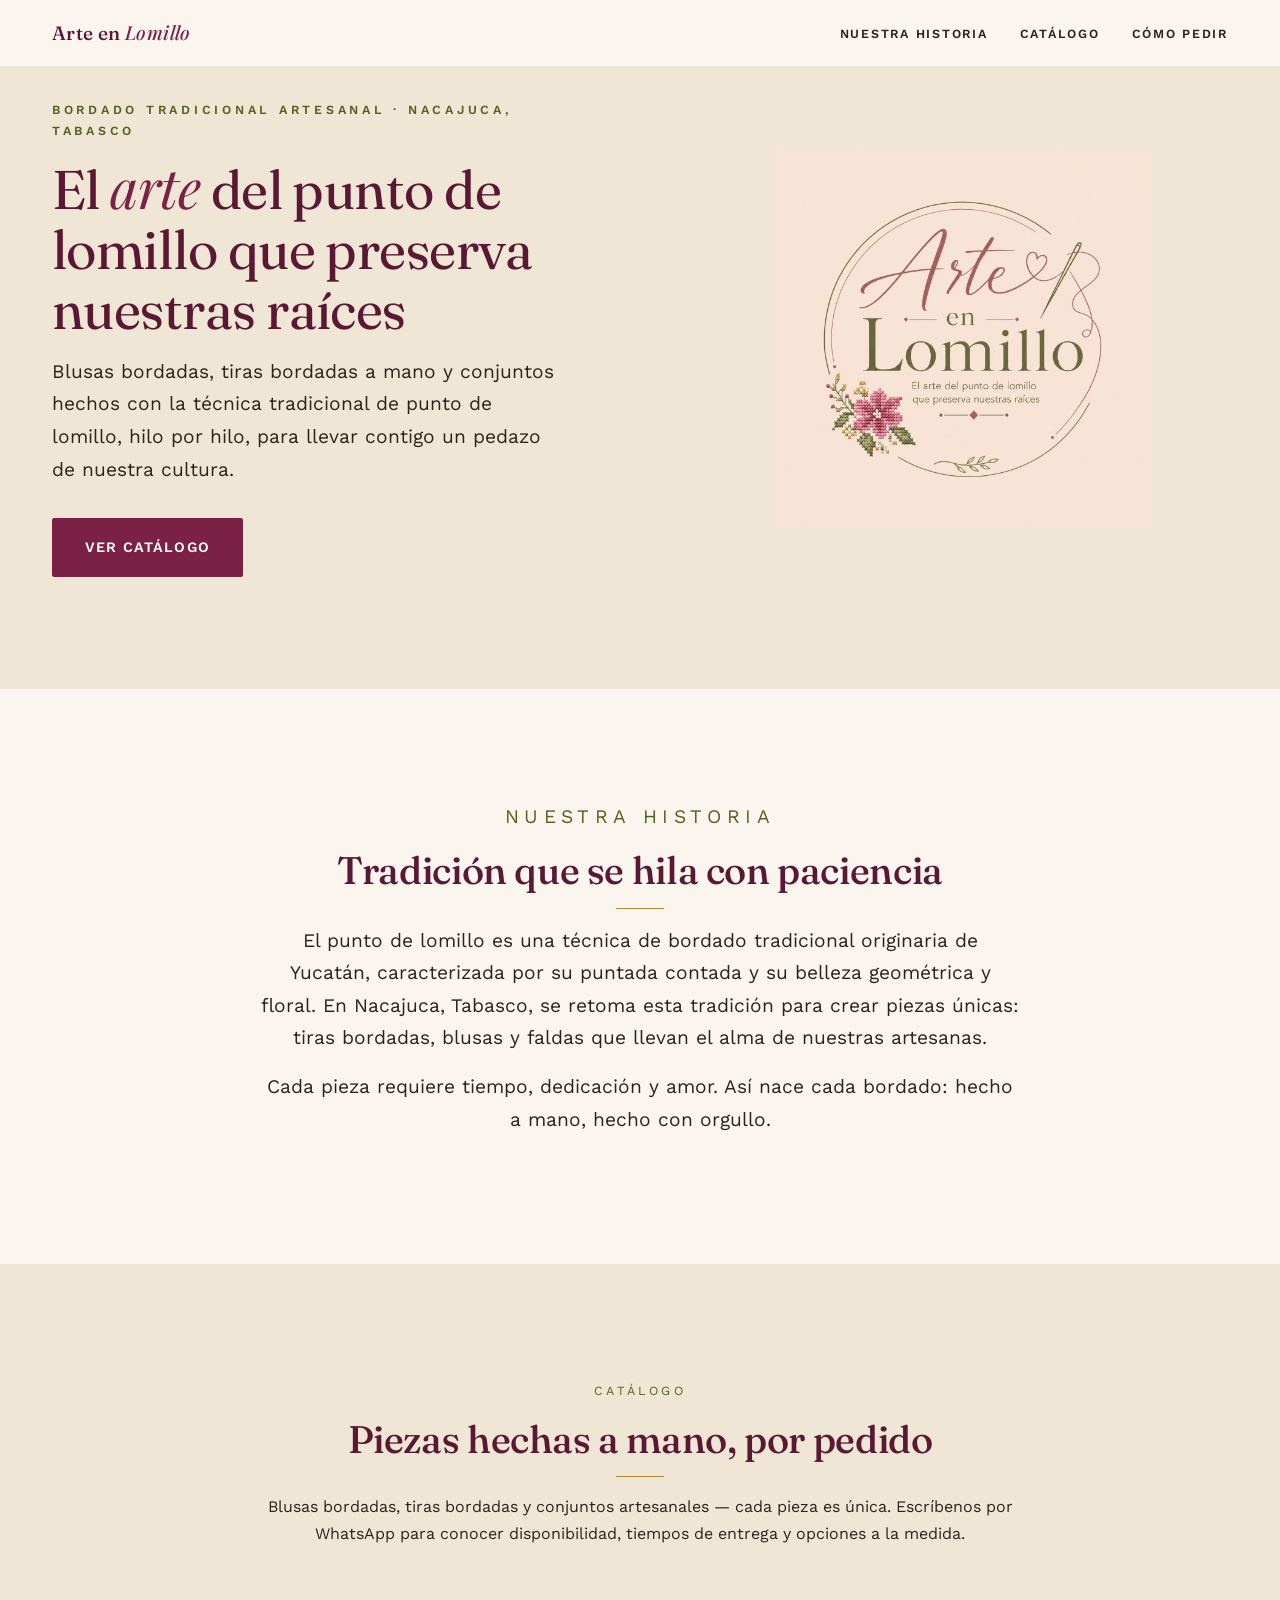
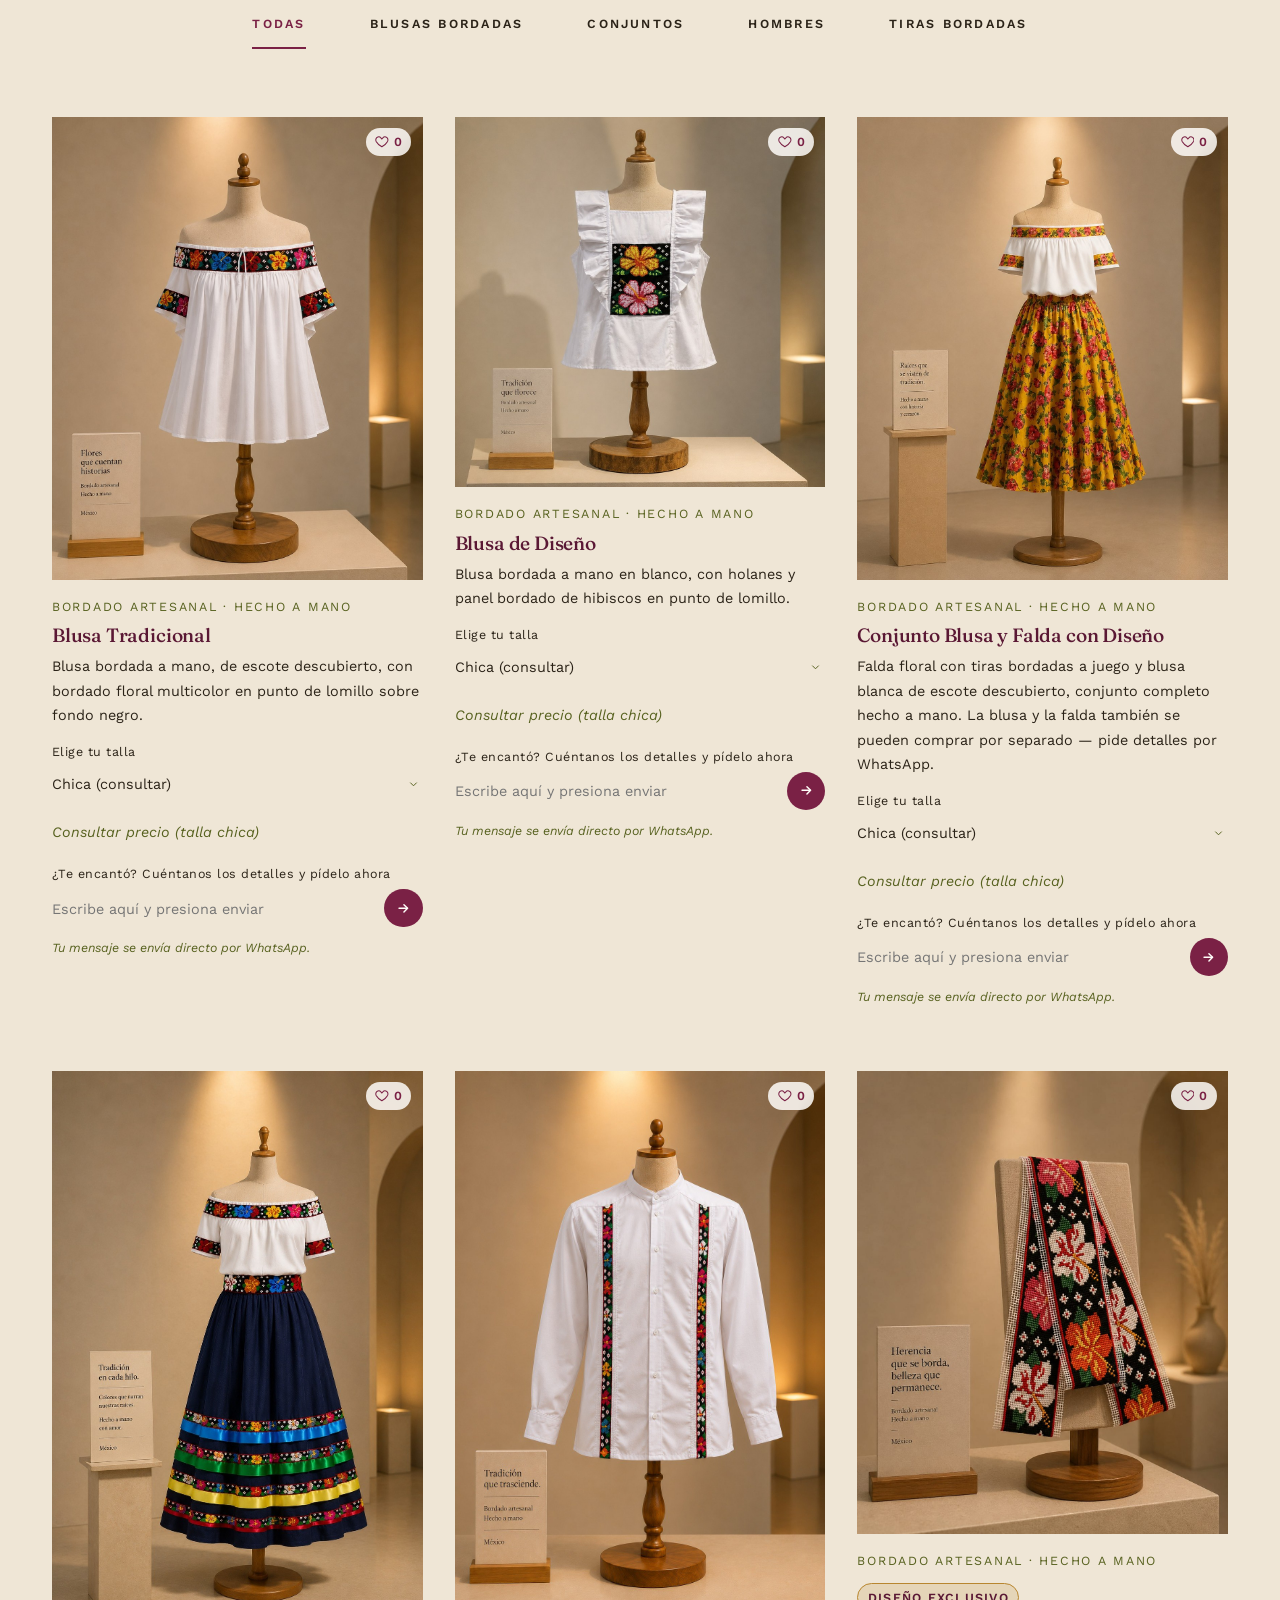
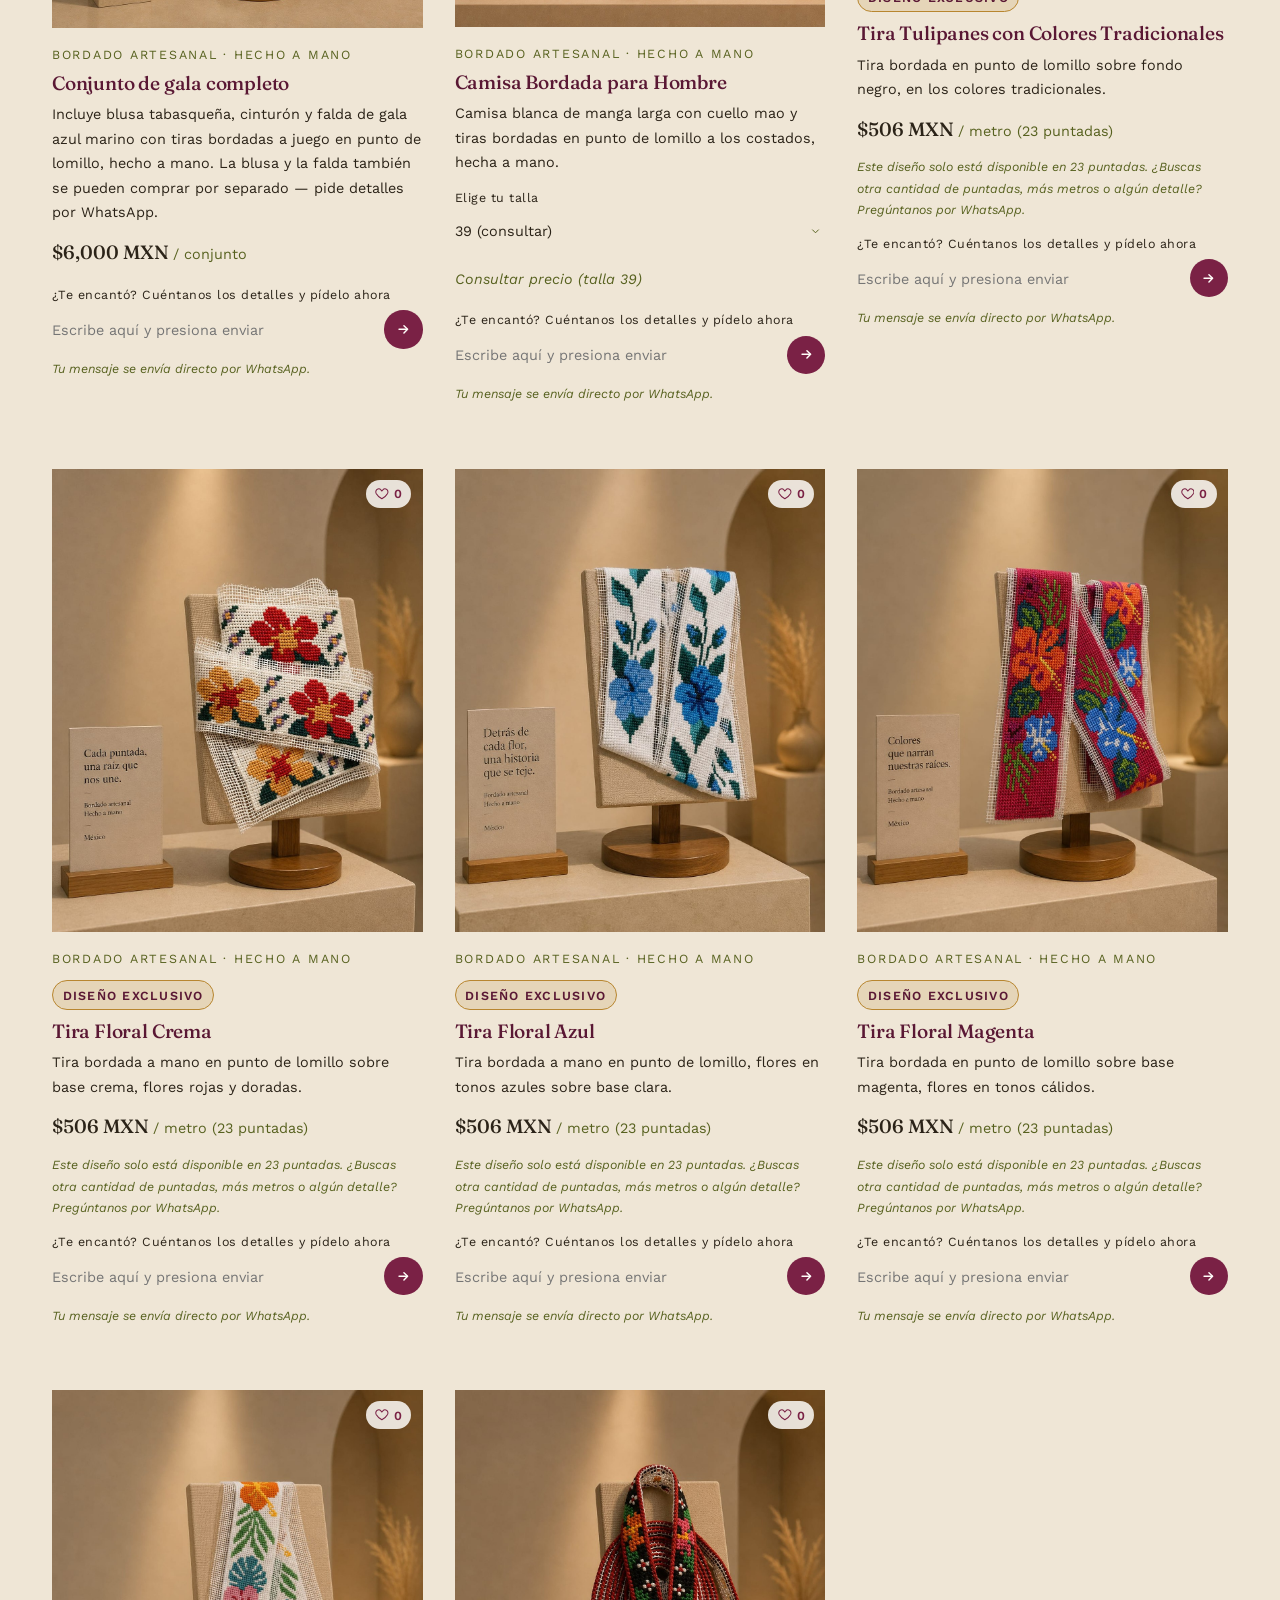
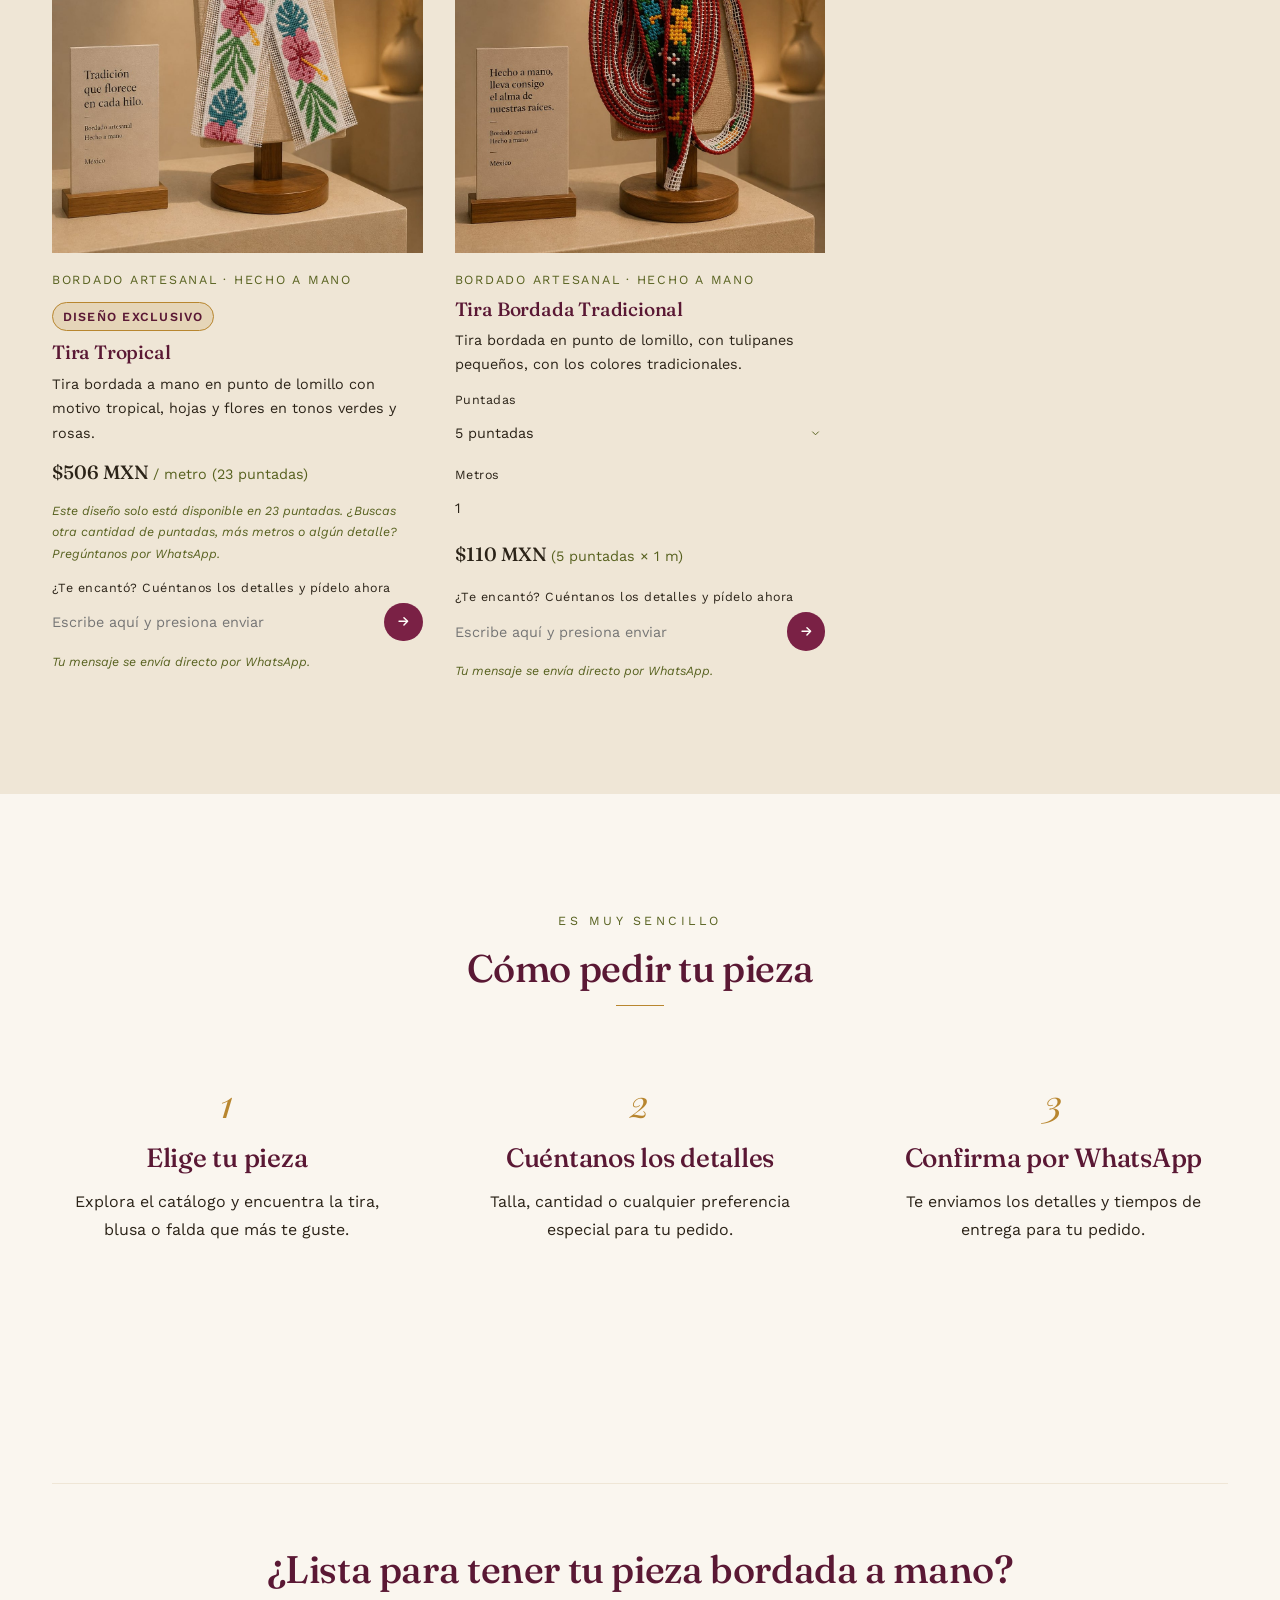
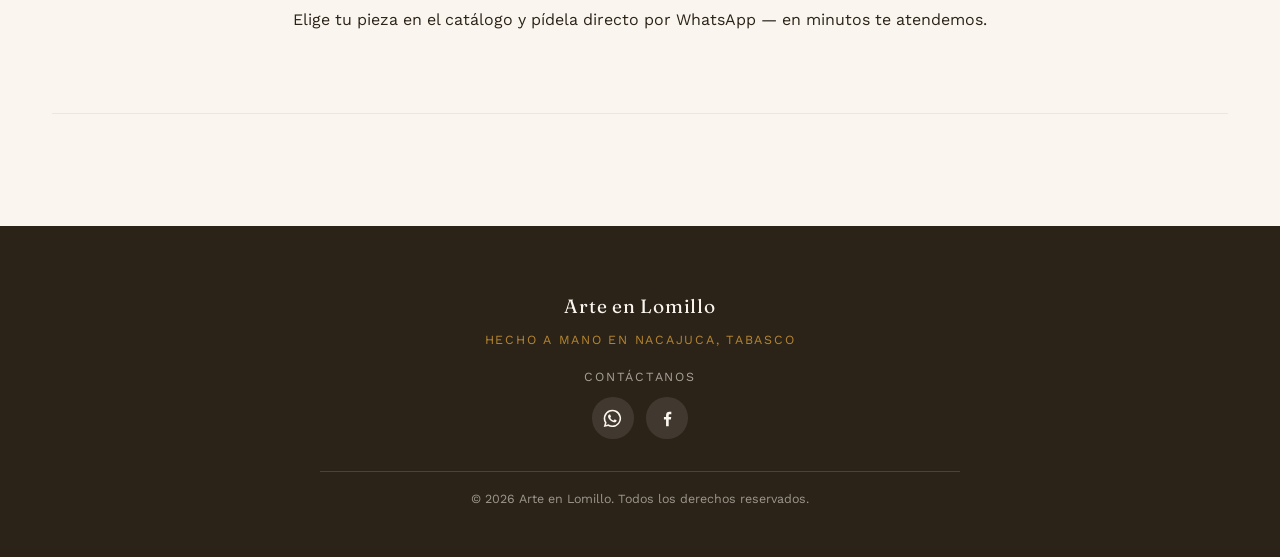
<file: index.html>
<!DOCTYPE html>
<html lang="es-MX">
<head>
  <meta charset="UTF-8" />
  <meta name="viewport" content="width=device-width, initial-scale=1.0" />
  <title>Arte en Lomillo — Bordado artesanal punto de lomillo, Tabasco</title>
  <meta name="description" content="Bordado tradicional hecho a mano en punto de lomillo, elaborado en Nacajuca, Tabasco. Blusas bordadas, tiras bordadas a mano y conjuntos artesanales por pedido. Pide directo por WhatsApp." />
  <link rel="canonical" href="https://arteenlomillo.com/" />

  <meta property="og:title" content="Arte en Lomillo" />
  <meta property="og:description" content="Bordado tradicional y artesanal hecho a mano en punto de lomillo. Tiras bordadas, blusas bordadas y conjuntos desde Nacajuca, Tabasco." />
  <meta property="og:type" content="website" />
  <meta property="og:url" content="https://arteenlomillo.com/" />
  <meta property="og:site_name" content="Arte en Lomillo" />
  <meta property="og:locale" content="es_MX" />
  <meta property="og:image" content="https://arteenlomillo.com/assets/img/marca/logo-badge.jpg" />

  <meta name="twitter:card" content="summary_large_image" />
  <meta name="twitter:title" content="Arte en Lomillo" />
  <meta name="twitter:description" content="Bordado tradicional hecho a mano en punto de lomillo. Tiras bordadas y blusas bordadas artesanales, Nacajuca, Tabasco." />
  <meta name="twitter:image" content="https://arteenlomillo.com/assets/img/marca/logo-badge.jpg" />

  <meta name="theme-color" content="#7a2145" />

  <link rel="manifest" href="site.webmanifest" />
  <link rel="icon" type="image/x-icon" href="favicon.ico" />
  <link rel="icon" type="image/png" sizes="32x32" href="favicon-32x32.png" />
  <link rel="icon" type="image/png" sizes="16x16" href="favicon-16x16.png" />
  <link rel="apple-touch-icon" sizes="180x180" href="apple-touch-icon.png" />

  <link rel="preconnect" href="https://fonts.googleapis.com" />
  <link rel="preconnect" href="https://fonts.gstatic.com" crossorigin />
  <link href="https://fonts.googleapis.com/css2?family=Fraunces:opsz,wght@9..144,400;9..144,600;9..144,700&family=Playfair+Display:ital@1&family=Work+Sans:wght@400;500;600;700&display=swap" rel="stylesheet" />

  <link rel="stylesheet" href="assets/css/style.css" />

  <script type="application/ld+json">
  {
    "@context": "https://schema.org",
    "@type": "Store",
    "name": "Arte en Lomillo",
    "url": "https://arteenlomillo.com/",
    "description": "Bordado artesanal hecho a mano en punto de lomillo, elaborado en Nacajuca, Tabasco.",
    "image": "https://arteenlomillo.com/assets/img/marca/logo-badge.jpg",
    "priceRange": "$$",
    "address": {
      "@type": "PostalAddress",
      "addressLocality": "Nacajuca",
      "addressRegion": "Tabasco",
      "addressCountry": "MX"
    },
    "areaServed": "MX"
  }
  </script>
</head>
<body>
  <a class="enlace-saltar" href="#contenido">Saltar al contenido</a>

  <!-- ========================================================= -->
  <!-- NAVBAR -->
  <!-- ========================================================= -->
  <header class="navbar">
    <div class="contenedor navbar__contenedor">
      <a class="navbar__marca" href="#inicio">Arte en <span class="acento-script">Lomillo</span></a>

      <nav aria-label="Navegación principal">
        <ul class="navbar__enlaces">
          <li><a href="#historia">Nuestra historia</a></li>
          <li><a href="#catalogo">Catálogo</a></li>
          <li><a href="#como-pedir">Cómo pedir</a></li>
        </ul>
      </nav>

      <button class="navbar__toggle" type="button" data-nav-toggle aria-expanded="false" aria-controls="menu-movil">
        Menú
      </button>
    </div>

    <nav class="navbar__menu-movil" id="menu-movil" data-nav-menu hidden aria-label="Navegación móvil">
      <a href="#historia">Nuestra historia</a>
      <a href="#catalogo">Catálogo</a>
      <a href="#como-pedir">Cómo pedir</a>
    </nav>
  </header>

  <main id="contenido">

    <!-- ========================================================= -->
    <!-- HERO -->
    <!-- ========================================================= -->
    <section class="hero" id="inicio">
      <div class="contenedor hero__grid">
        <div>
          <p class="hero__eyebrow">Bordado tradicional artesanal · Nacajuca, Tabasco</p>
          <h1 class="hero__titulo">
            El <span class="acento-script">arte</span> del punto de lomillo
            que preserva nuestras raíces
          </h1>
          <p class="hero__descripcion">
            Blusas bordadas, tiras bordadas a mano y conjuntos hechos con la técnica
            tradicional de punto de lomillo, hilo por hilo, para llevar contigo un
            pedazo de nuestra cultura.
          </p>
          <div class="hero__acciones">
            <a class="boton boton--primario" href="#catalogo">Ver catálogo</a>
          </div>
        </div>
        <div class="hero__imagen">
          <img src="assets/img/marca/logo-badge.jpg" alt="Arte en Lomillo — bordado artesanal en punto de lomillo" width="380" height="380" />
        </div>
      </div>
    </section>

    <!-- ========================================================= -->
    <!-- HISTORIA -->
    <!-- ========================================================= -->
    <section class="seccion" id="historia">
      <div class="contenedor">
        <div class="historia__contenido reveal">
          <p class="seccion__eyebrow">Nuestra historia</p>
          <h2>Tradición que se hila con paciencia</h2>
          <hr class="regla-fina" />
          <p>
            El punto de lomillo es una técnica de bordado tradicional originaria de Yucatán,
            caracterizada por su puntada contada y su belleza geométrica y floral. En Nacajuca,
            Tabasco, se retoma esta tradición para crear piezas únicas: tiras bordadas, blusas
            y faldas que llevan el alma de nuestras artesanas.
          </p>
          <p>
            Cada pieza requiere tiempo, dedicación y amor. Así nace cada bordado: hecho a mano,
            hecho con orgullo.
          </p>
        </div>
      </div>
    </section>

    <!-- ========================================================= -->
    <!-- CATÁLOGO -->
    <!-- ========================================================= -->
    <section class="seccion seccion--alterna" id="catalogo">
      <div class="contenedor">
        <div class="seccion__encabezado reveal">
          <p class="seccion__eyebrow">Catálogo</p>
          <h2>Piezas hechas a mano, por pedido</h2>
          <hr class="regla-fina" />
          <p>Blusas bordadas, tiras bordadas y conjuntos artesanales — cada pieza es única. Escríbenos por WhatsApp para conocer disponibilidad, tiempos de entrega y opciones a la medida.</p>
        </div>

        <div class="catalogo__tabs" data-catalogo-tabs role="tablist" aria-label="Categorías del catálogo"></div>
        <div class="catalogo__grid" data-catalogo-grid></div>
      </div>
    </section>

    <!-- ========================================================= -->
    <!-- CÓMO PEDIR -->
    <!-- ========================================================= -->
    <section class="seccion" id="como-pedir">
      <div class="contenedor">
        <div class="seccion__encabezado reveal">
          <p class="seccion__eyebrow">Es muy sencillo</p>
          <h2>Cómo pedir tu pieza</h2>
          <hr class="regla-fina" />
        </div>

        <ol class="pasos-pedido">
          <li class="pasos-pedido__item reveal">
            <h3>Elige tu pieza</h3>
            <p>Explora el catálogo y encuentra la tira, blusa o falda que más te guste.</p>
          </li>
          <li class="pasos-pedido__item reveal">
            <h3>Cuéntanos los detalles</h3>
            <p>Talla, cantidad o cualquier preferencia especial para tu pedido.</p>
          </li>
          <li class="pasos-pedido__item reveal">
            <h3>Confirma por WhatsApp</h3>
            <p>Te enviamos los detalles y tiempos de entrega para tu pedido.</p>
          </li>
        </ol>
      </div>
    </section>

    <!-- ========================================================= -->
    <!-- CTA FINAL -->
    <!-- ========================================================= -->
    <section class="seccion">
      <div class="contenedor">
        <div class="cta-final reveal">
          <h2>¿Lista para tener tu pieza bordada a mano?</h2>
          <p>Elige tu pieza en el catálogo y pídela directo por WhatsApp — en minutos te atendemos.</p>
        </div>
      </div>
    </section>

  </main>

  <!-- ========================================================= -->
  <!-- FOOTER -->
  <!-- ========================================================= -->
  <footer class="pie">
    <div class="contenedor">
      <p class="pie__marca">Arte en Lomillo</p>
      <p class="pie__ubicacion">Hecho a mano en Nacajuca, Tabasco</p>

      <div class="pie__contacto">
        <p class="pie__contacto-titulo">Contáctanos</p>
        <div class="pie__contacto-iconos">
          <a class="pie__whatsapp" href="https://wa.me/5219933840634" target="_blank" rel="noopener" aria-label="Contáctanos por WhatsApp">
            <svg viewBox="0 0 24 24" fill="currentColor" aria-hidden="true" focusable="false">
              <path d="M12 2a10 10 0 0 0-8.62 15.06L2 22l5.06-1.33A10 10 0 1 0 12 2Zm0 18.2a8.16 8.16 0 0 1-4.16-1.14l-.3-.18-3 .79.8-2.93-.2-.3A8.2 8.2 0 1 1 12 20.2Zm4.52-6.14c-.25-.13-1.47-.72-1.7-.8-.23-.08-.4-.13-.56.13-.17.25-.65.8-.79.96-.15.17-.29.19-.54.06a6.7 6.7 0 0 1-1.97-1.22 7.4 7.4 0 0 1-1.36-1.7c-.14-.25 0-.38.11-.5.11-.12.25-.29.37-.44.12-.15.16-.25.25-.42.08-.17.04-.31-.02-.44-.06-.13-.56-1.35-.77-1.85-.2-.48-.4-.42-.56-.42h-.48a.9.9 0 0 0-.65.3 2.75 2.75 0 0 0-.86 2.05c0 1.2.87 2.37 1 2.53.12.17 1.71 2.6 4.14 3.65.58.25 1.03.4 1.38.51.58.19 1.11.16 1.53.1.47-.07 1.47-.6 1.67-1.18.21-.58.21-1.07.15-1.18-.06-.1-.23-.16-.48-.28Z" />
            </svg>
          </a>
          <a class="pie__whatsapp" href="https://www.facebook.com/share/1HWdnj1e4J/" target="_blank" rel="noopener" aria-label="Síguenos en Facebook">
            <svg viewBox="0 0 24 24" fill="currentColor" aria-hidden="true" focusable="false">
              <path d="M13.5 21v-7.6h2.55l.38-2.96h-2.93V8.55c0-.86.24-1.44 1.47-1.44h1.57V4.46c-.27-.04-1.2-.12-2.28-.12-2.26 0-3.8 1.38-3.8 3.9v2.18H7.99v2.96h2.47V21h3.04Z" />
            </svg>
          </a>
        </div>
      </div>

      <p class="pie__aviso">© 2026 Arte en Lomillo. Todos los derechos reservados.</p>
    </div>
  </footer>

  <script src="assets/js/whatsapp.js"></script>
  <script src="assets/js/likes.js"></script>
  <script src="assets/js/catalogo.js"></script>
  <script src="assets/js/main.js"></script>
</body>
</html>
</file>
<file: assets/css/style.css>
/* ========================================================= */
/* VARIABLES Y BASE */
/* ========================================================= */

:root {
  --color-vino: #7a2145;
  --color-vino-oscuro: #5a1834;
  --color-oliva: #57611f;
  --color-dorado: #b8862f;
  --color-crema: #faf6ef;
  --color-crema-oscuro: #efe6d6;
  --color-tinta: #2b2318;
  --color-blanco: #fffdf9;

  --font-display: "Fraunces", "Georgia", serif;
  --font-script: "Playfair Display", "Georgia", serif;
  --font-body: "Work Sans", "Segoe UI", sans-serif;

  --text-xs: 0.78rem;
  --text-sm: 0.9rem;
  --text-base: 1rem;
  --text-lg: 1.2rem;
  --text-xl: 1.65rem;
  --text-2xl: 2.4rem;
  --text-3xl: 3.4rem;

  --space-xs: 0.5rem;
  --space-sm: 1rem;
  --space-md: 2rem;
  --space-lg: 4rem;
  --space-xl: 7rem;

  --content-width: 1240px;
  --content-width-angosto: 760px;
  --radius-sm: 2px;
  --radius-md: 2px;

  --shadow-card: 0 18px 40px rgba(43, 35, 24, 0.08);
}

* { box-sizing: border-box; }
html { scroll-behavior: smooth; }

body {
  margin: 0;
  font-family: var(--font-body);
  font-size: var(--text-base);
  font-weight: 400;
  color: var(--color-tinta);
  background-color: var(--color-crema);
  line-height: 1.7;
}

img { max-width: 100%; display: block; }
a { color: inherit; }

h1, h2, h3 {
  font-family: var(--font-display);
  font-weight: 500;
  line-height: 1.1;
  letter-spacing: -0.01em;
  margin: 0 0 var(--space-sm);
  color: var(--color-vino-oscuro);
}

h1 { font-size: var(--text-3xl); font-weight: 400; }
h2 { font-size: var(--text-2xl); }
h3 { font-size: var(--text-xl); }
p { margin: 0 0 var(--space-sm); }

.contenedor {
  width: 100%;
  max-width: var(--content-width);
  margin: 0 auto;
  padding: 0 var(--space-md);
}

.seccion { padding: var(--space-xl) 0; }
.seccion--alterna { background-color: var(--color-crema-oscuro); }
.seccion--blanca { background-color: var(--color-blanco); }

.seccion__encabezado {
  max-width: var(--content-width-angosto);
  margin: 0 auto var(--space-lg);
  text-align: center;
}

.seccion__eyebrow {
  display: inline-block;
  font-family: var(--font-body);
  font-size: var(--text-xs);
  letter-spacing: 0.28em;
  text-transform: uppercase;
  color: var(--color-oliva);
  margin-bottom: var(--space-sm);
}

.acento-script {
  font-family: var(--font-script);
  font-style: italic;
  color: var(--color-vino);
}

.regla-fina {
  width: 48px;
  height: 1px;
  background-color: var(--color-dorado);
  margin: var(--space-sm) auto;
  border: none;
}

.enlace-saltar {
  position: absolute;
  left: -999px;
  top: 0;
  background: var(--color-vino);
  color: var(--color-blanco);
  padding: 0.75rem 1.25rem;
  z-index: 100;
  border-radius: var(--radius-sm);
}

.enlace-saltar:focus { left: var(--space-sm); top: var(--space-sm); }
:focus-visible { outline: 2px solid var(--color-dorado); outline-offset: 3px; }

@media (prefers-reduced-motion: reduce) {
  html { scroll-behavior: auto; }
  * { animation-duration: 0.001ms !important; transition-duration: 0.001ms !important; }
}

/* ========================================================= */
/* BOTONES Y ENLACES */
/* ========================================================= */

.boton {
  display: inline-flex;
  align-items: center;
  justify-content: center;
  gap: 0.6rem;
  font-family: var(--font-body);
  font-weight: 600;
  font-size: var(--text-sm);
  letter-spacing: 0.08em;
  text-transform: uppercase;
  padding: 1rem 2rem;
  border-radius: var(--radius-sm);
  border: 1px solid transparent;
  cursor: pointer;
  text-decoration: none;
  transition: transform 0.2s ease, background-color 0.2s ease, color 0.2s ease, border-color 0.2s ease;
}

.boton--primario { background-color: var(--color-vino); color: var(--color-blanco); border-color: var(--color-vino); }
.boton--primario:hover, .boton--primario:focus-visible { background-color: var(--color-vino-oscuro); border-color: var(--color-vino-oscuro); }
.boton--secundario { background-color: transparent; border-color: var(--color-tinta); color: var(--color-tinta); }
.boton--secundario:hover, .boton--secundario:focus-visible { background-color: var(--color-tinta); color: var(--color-blanco); }
.boton--bloque { width: 100%; }
.icono-whatsapp { width: 1em; height: 1em; flex-shrink: 0; }

/* ========================================================= */
/* NAVBAR */
/* ========================================================= */

.navbar {
  position: sticky;
  top: 0;
  z-index: 50;
  background-color: rgba(250, 246, 239, 0.92);
  backdrop-filter: blur(8px);
  border-bottom: 1px solid var(--color-crema-oscuro);
}

.navbar__contenedor {
  display: flex;
  align-items: center;
  justify-content: space-between;
  padding-top: var(--space-sm);
  padding-bottom: var(--space-sm);
}

.navbar__marca {
  font-family: var(--font-display);
  font-size: var(--text-lg);
  font-weight: 500;
  letter-spacing: 0.02em;
  text-decoration: none;
  color: var(--color-vino-oscuro);
}

.navbar__enlaces { display: none; gap: var(--space-md); list-style: none; margin: 0; padding: 0; }
.navbar__enlaces a { text-decoration: none; font-size: var(--text-xs); font-weight: 600; letter-spacing: 0.14em; text-transform: uppercase; color: var(--color-tinta); }
.navbar__enlaces a:hover { color: var(--color-vino); }
.navbar__cta { display: none; }

.navbar__toggle {
  background: none;
  border: 1px solid var(--color-vino);
  border-radius: var(--radius-sm);
  padding: 0.5rem 0.8rem;
  font-size: var(--text-xs);
  letter-spacing: 0.1em;
  text-transform: uppercase;
  color: var(--color-vino);
  cursor: pointer;
}

@media (min-width: 860px) {
  .navbar__enlaces { display: flex; }
  .navbar__cta { display: inline-flex; padding: 0.7rem 1.4rem; }
  .navbar__toggle { display: none; }
}

.navbar__menu-movil {
  display: flex;
  flex-direction: column;
  gap: var(--space-sm);
  padding: var(--space-sm) var(--space-md) var(--space-md);
  border-top: 1px solid var(--color-crema-oscuro);
}

.navbar__menu-movil[hidden] { display: none; }
.navbar__menu-movil a { text-decoration: none; font-weight: 600; letter-spacing: 0.08em; text-transform: uppercase; font-size: var(--text-sm); color: var(--color-tinta); }

@media (min-width: 860px) {
  .navbar__menu-movil { display: none !important; }
}

/* ========================================================= */
/* HERO */
/* ========================================================= */

.hero { padding: var(--space-lg) 0 var(--space-xl); background-color: var(--color-crema-oscuro); }
.hero__grid { display: grid; gap: var(--space-lg); align-items: center; }
.hero__eyebrow { font-size: var(--text-xs); letter-spacing: 0.3em; text-transform: uppercase; color: var(--color-oliva); font-weight: 600; }
.hero__titulo { margin-top: var(--space-sm); }
.hero__descripcion { max-width: 42ch; font-size: var(--text-lg); color: var(--color-tinta); }
.hero__acciones { display: flex; flex-wrap: wrap; align-items: center; gap: var(--space-md); margin-top: var(--space-md); }
.hero__imagen { overflow: hidden; justify-self: center; border: 1px solid var(--color-crema-oscuro); }
.hero__imagen img { width: 100%; max-width: 460px; }

@media (min-width: 860px) {
  .hero { padding-top: var(--space-md); }
  .hero__grid { grid-template-columns: 1fr 1fr; gap: var(--space-xl); }
}

/* ========================================================= */
/* HISTORIA */
/* ========================================================= */

.historia__contenido { max-width: var(--content-width-angosto); margin: 0 auto; text-align: center; }
.historia__contenido p { font-size: var(--text-lg); }

/* ========================================================= */
/* CATÁLOGO */
/* ========================================================= */

.catalogo__tabs {
  display: flex;
  justify-content: center;
  gap: var(--space-lg);
  flex-wrap: wrap;
  margin-bottom: var(--space-lg);
  border-bottom: 1px solid var(--color-crema-oscuro);
  padding-bottom: var(--space-sm);
}

.catalogo__tab {
  background-color: transparent;
  border: none;
  padding: 0.3rem 0;
  font-family: var(--font-body);
  font-weight: 600;
  font-size: var(--text-xs);
  letter-spacing: 0.18em;
  text-transform: uppercase;
  color: var(--color-tinta);
  cursor: pointer;
  position: relative;
  transition: color 0.2s ease;
}

.catalogo__tab::after {
  content: '';
  position: absolute;
  left: 0; right: 0; bottom: -0.85rem;
  height: 2px;
  background-color: var(--color-vino);
  transform: scaleX(0);
  transition: transform 0.25s ease;
}

.catalogo__tab[aria-selected="true"] { color: var(--color-vino); }
.catalogo__tab[aria-selected="true"]::after { transform: scaleX(1); }

.catalogo__grid { display: grid; gap: var(--space-lg) var(--space-md); grid-template-columns: 1fr; }
@media (min-width: 640px) { .catalogo__grid { grid-template-columns: repeat(2, 1fr); } }
@media (min-width: 960px) { .catalogo__grid { grid-template-columns: repeat(3, 1fr); } }

.producto-card { background-color: transparent; display: flex; flex-direction: column; }
.producto-card[hidden] { display: none; }
.producto-card__imagen { position: relative; overflow: hidden; background-color: var(--color-crema-oscuro); margin-bottom: var(--space-sm); }
.producto-card__imagen img { width: 100%; height: auto; display: block; transition: transform 0.6s ease; }

.boton-corazon {
  position: absolute;
  top: 0.7rem;
  right: 0.7rem;
  display: inline-flex;
  align-items: center;
  gap: 0.3rem;
  padding: 0.4rem 0.6rem;
  border: none;
  border-radius: 999px;
  background-color: rgba(255, 253, 249, 0.85);
  backdrop-filter: blur(4px);
  color: var(--color-vino);
  font-family: var(--font-body);
  font-size: var(--text-xs);
  font-weight: 600;
  cursor: pointer;
  transition: transform 0.15s ease, background-color 0.2s ease;
}

.boton-corazon svg { width: 1.1em; height: 1.1em; }
.boton-corazon:hover { transform: scale(1.06); }

.boton-corazon--activo { color: var(--color-blanco); background-color: var(--color-vino); }
.boton-corazon--activo svg { fill: currentColor; }
.producto-card:hover .producto-card__imagen img { transform: scale(1.035); }
.producto-card__cuerpo { display: flex; flex-direction: column; gap: 0.5rem; flex-grow: 1; }
.producto-card__categoria { font-size: var(--text-xs); letter-spacing: 0.14em; text-transform: uppercase; color: var(--color-oliva); margin: 0; }

.etiqueta-exclusiva {
  display: inline-block;
  align-self: flex-start;
  font-size: var(--text-xs);
  letter-spacing: 0.1em;
  text-transform: uppercase;
  font-weight: 600;
  color: var(--color-vino-oscuro);
  background-color: rgba(184, 134, 47, 0.18);
  border: 1px solid var(--color-dorado);
  padding: 0.2rem 0.6rem;
  border-radius: 999px;
  margin: 0.2rem 0;
}

.producto-card__nota-exclusiva {
  font-size: var(--text-xs);
  font-style: italic;
  color: var(--color-oliva);
  margin: 0;
}

.producto-card__ayuda {
  font-size: var(--text-xs);
  font-style: italic;
  color: var(--color-oliva);
  margin: 0.3rem 0 0;
}
.producto-card__nombre { font-family: var(--font-display); font-weight: 500; font-size: var(--text-lg); color: var(--color-vino-oscuro); margin: 0; }
.producto-card__descripcion { font-size: var(--text-sm); color: var(--color-tinta); margin: 0; }
.producto-card__precio { font-family: var(--font-display); font-weight: 500; color: var(--color-tinta); font-size: var(--text-lg); margin: 0.2rem 0; }
.producto-card__precio span { font-family: var(--font-body); font-weight: 400; font-size: var(--text-sm); color: var(--color-oliva); }
.producto-card__precio--consultar { font-family: var(--font-body); font-style: italic; font-size: var(--text-sm); color: var(--color-oliva); }
.producto-card__campo { display: flex; flex-direction: column; gap: 0.3rem; font-size: var(--text-xs); margin-top: 0.3rem; }
.producto-card__campo label { letter-spacing: 0.04em; color: var(--color-tinta); }

.producto-card__campo input,
.producto-card__campo select {
  font-family: var(--font-body);
  font-size: var(--text-sm);
  padding: 0.6rem 0;
  border: none;
  border-bottom: 1px solid var(--color-crema-oscuro);
  background-color: transparent;
  border-radius: 0;
  color: var(--color-tinta);
  width: 100%;
}

.producto-card__campo select {
  appearance: none;
  -webkit-appearance: none;
  color-scheme: light;
  background-image: url("data:image/svg+xml,%3Csvg xmlns='http://www.w3.org/2000/svg' viewBox='0 0 20 20' fill='%2357611f'%3E%3Cpath d='M5.5 7.5l4.5 4.5 4.5-4.5' stroke='%2357611f' stroke-width='1.5' fill='none' stroke-linecap='round' stroke-linejoin='round'/%3E%3C/svg%3E");
  background-repeat: no-repeat;
  background-position: right 0.2rem center;
  background-size: 0.9em;
  padding-right: 1.4rem;
  cursor: pointer;
}

.producto-card__campo select option {
  background-color: var(--color-crema);
  color: var(--color-tinta);
}

.producto-card__campo input:focus,
.producto-card__campo select:focus { outline: none; border-color: var(--color-vino); }

/* Grupo: campo de notas + botón de enviar pedido con flecha */
.producto-card__input-grupo {
  display: flex;
  align-items: flex-end;
  gap: 0.6rem;
}

.producto-card__input-grupo input { flex-grow: 1; }

.boton-flecha {
  flex-shrink: 0;
  display: inline-flex;
  align-items: center;
  justify-content: center;
  width: 2.4rem;
  height: 2.4rem;
  border: none;
  border-radius: 50%;
  background-color: var(--color-vino);
  color: var(--color-blanco);
  cursor: pointer;
  transition: background-color 0.2s ease, transform 0.2s ease;
}

.boton-flecha svg { width: 1.1em; height: 1.1em; }

.boton-flecha:hover,
.boton-flecha:focus-visible {
  background-color: var(--color-vino-oscuro);
  transform: translateX(2px);
}
.producto-card--agotado .producto-card__imagen { opacity: 0.5; }

/* ========================================================= */
/* CÓMO PEDIR */
/* ========================================================= */

.pasos-pedido { display: grid; gap: var(--space-lg); list-style: none; margin: 0; padding: 0; counter-reset: pedido; }
.pasos-pedido__item { text-align: center; counter-increment: pedido; }
.pasos-pedido__item::before { content: counter(pedido); display: block; font-family: var(--font-script); font-style: italic; font-size: var(--text-2xl); color: var(--color-dorado); margin-bottom: var(--space-xs); }
@media (min-width: 640px) { .pasos-pedido { grid-template-columns: repeat(3, 1fr); } }

/* ========================================================= */
/* CTA FINAL */
/* ========================================================= */

.cta-final { text-align: center; border-top: 1px solid var(--color-crema-oscuro); border-bottom: 1px solid var(--color-crema-oscuro); padding: var(--space-lg) var(--space-md); }

/* ========================================================= */
/* FOOTER */
/* ========================================================= */

.pie { background-color: var(--color-tinta); color: var(--color-crema); padding: var(--space-lg) 0 var(--space-md); text-align: center; }
.pie__marca { font-family: var(--font-display); font-size: var(--text-lg); letter-spacing: 0.04em; margin-bottom: 0.4rem; }
.pie__ubicacion { font-size: var(--text-xs); letter-spacing: 0.14em; text-transform: uppercase; color: var(--color-dorado); margin-bottom: var(--space-sm); }

.pie__contacto { margin: var(--space-sm) 0; display: flex; flex-direction: column; align-items: center; }

.pie__contacto-iconos { display: flex; gap: 0.8rem; }

.pie__contacto-titulo {
  font-size: var(--text-xs);
  letter-spacing: 0.14em;
  text-transform: uppercase;
  color: rgba(250, 246, 239, 0.6);
  margin-bottom: 0.6rem;
}

.pie__whatsapp {
  display: inline-flex;
  align-items: center;
  justify-content: center;
  width: 2.6rem;
  height: 2.6rem;
  border-radius: 50%;
  background-color: rgba(250, 246, 239, 0.1);
  color: var(--color-crema);
  transition: background-color 0.2s ease, transform 0.2s ease;
}

.pie__whatsapp svg { width: 1.3em; height: 1.3em; }

.pie__whatsapp:hover,
.pie__whatsapp:focus-visible {
  background-color: var(--color-vino);
  transform: translateY(-2px);
}
.pie a { text-decoration: none; border-bottom: 1px solid rgba(250, 246, 239, 0.4); }
.pie a.pie__whatsapp { border-bottom: none; }
.pie__aviso { font-size: var(--text-xs); color: rgba(250, 246, 239, 0.55); margin-top: var(--space-md); border-top: 1px solid rgba(250, 246, 239, 0.15); padding-top: var(--space-sm); max-width: 640px; margin-left: auto; margin-right: auto; }

/* ========================================================= */
/* ANIMACIÓN DE REVELADO AL HACER SCROLL */
/* ========================================================= */

.reveal { opacity: 0; transform: translateY(22px); transition: opacity 0.8s ease, transform 0.8s ease; }
.reveal.reveal--visible { opacity: 1; transform: translateY(0); }
</file>
